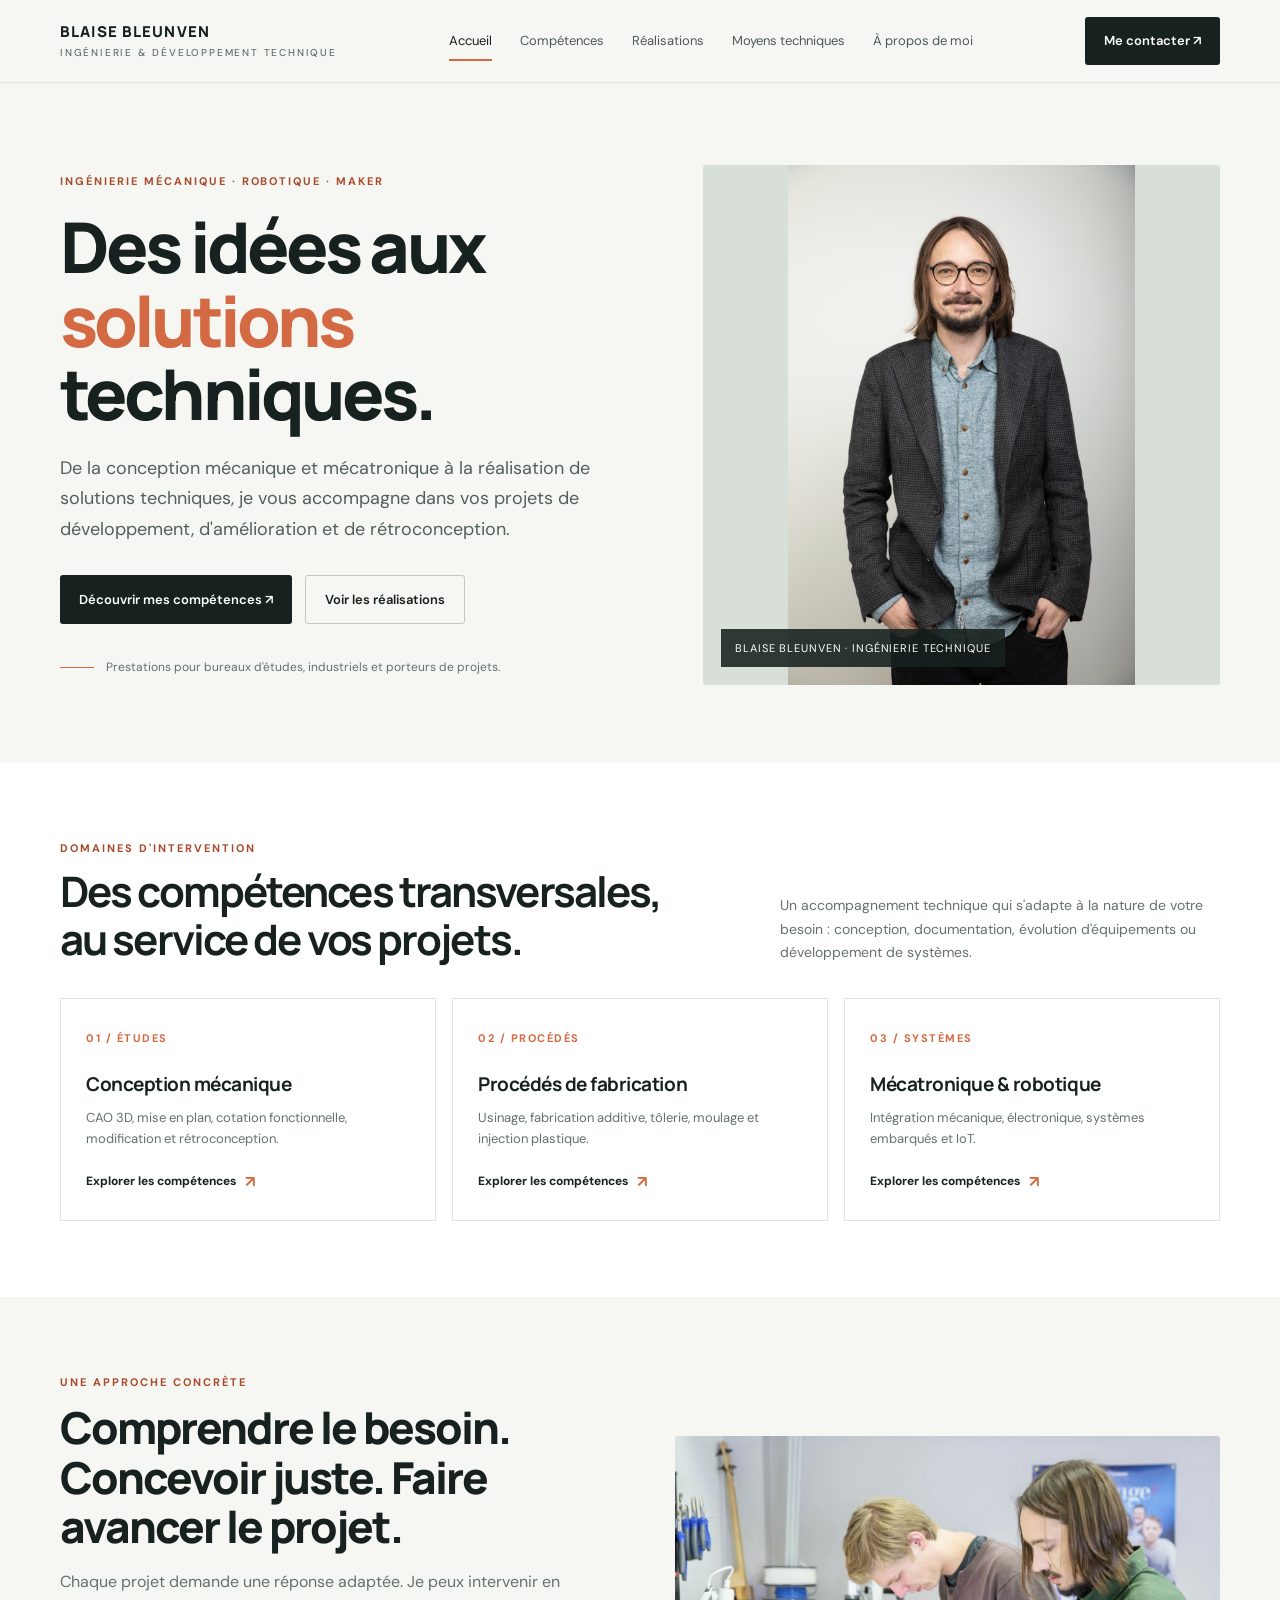
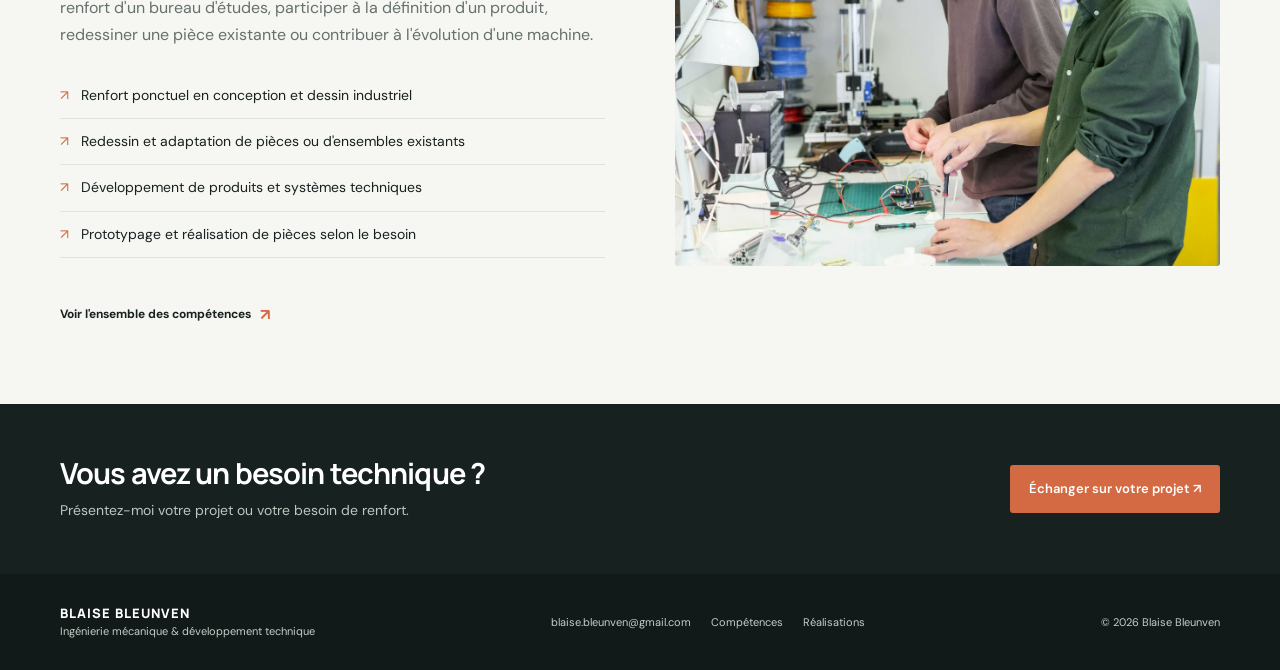
<file: index.html>
<!doctype html>
<html lang="fr">

<head>
    <meta charset="utf-8">
    <meta name="viewport" content="width=device-width,initial-scale=1">
    <meta name="description"
        content="Blaise Bleunven — ingénierie mécanique, conception, rétroconception, robotique et développement technique.">
    <title>Blaise Bleunven — Ingénierie mécanique & développement technique</title>
    <link rel="stylesheet" href="styles.css">
</head>

<body>
    <header class="site-header">
        <div class="wrap nav"><a class="brand" href="index.html">BLAISE BLEUNVEN<small>INGÉNIERIE & DÉVELOPPEMENT
                    TECHNIQUE</small></a><button class="menu-toggle" aria-label="Ouvrir le menu"
                aria-expanded="false">Menu</button>
            <nav class="nav-links"><a href="index.html">Accueil</a><a href="competences.html">Compétences</a><a
                    href="realisations.html">Réalisations</a><a href="moyens-techniques.html">Moyens techniques</a><a
                    href="a-propos.html">À propos de moi</a></nav><a class="nav-cta"
                href="mailto:blaise.bleunven@gmail.com">Me contacter ↗</a>
        </div>
    </header>
    <main>
        <section class="hero">
            <div class="wrap hero-grid">
                <div>
                    <div class="eyebrow">Ingénierie mécanique · Robotique · Maker</div>
                    <h1>Des idées aux <span>solutions</span> techniques.</h1>
                    <p class="hero-copy">De la conception mécanique et mécatronique à la réalisation de solutions
                        techniques, je vous accompagne dans vos projets de développement, d'amélioration et de
                        rétroconception.</p>
                    <div class="hero-actions"><a class="button" href="competences.html">Découvrir mes compétences
                            ↗</a><a class="button secondary" href="realisations.html">Voir les réalisations</a></div>
                    <div class="hero-note">Prestations pour bureaux d'études, industriels et porteurs de projets.</div>
                </div>
                <div class="hero-photo"><img src="assets/images/banniere-portrait1.jpg"
                        alt="Portrait de Blaise Bleunven">
                    <div class="photo-caption">Blaise Bleunven · Ingénierie technique</div>
                </div>
            </div>
        </section>
        <section class="section white">
            <div class="wrap">
                <div class="section-head">
                    <div>
                        <div class="eyebrow">Domaines d'intervention</div>
                        <h2>Des compétences transversales,<br>au service de vos projets.</h2>
                    </div>
                    <p>Un accompagnement technique qui s'adapte à la nature de votre besoin : conception, documentation,
                        évolution d'équipements ou développement de systèmes.</p>
                </div>
                <div class="cards"><a class="card" href="competences.html"><span class="card-number">01 / ÉTUDES</span>
                        <h3>Conception mécanique</h3>
                        <p>CAO 3D, mise en plan, cotation fonctionnelle, modification et rétroconception.</p><span
                            class="text-link">Explorer les compétences</span>
                    </a><a class="card" href="competences.html"><span class="card-number">02 / PROCÉDÉS</span>
                        <h3>Procédés de fabrication</h3>
                        <p>Usinage, fabrication additive, tôlerie, moulage et injection plastique.</p><span
                            class="text-link">Explorer les compétences</span>
                    </a><a class="card" href="competences.html"><span class="card-number">03 / SYSTÈMES</span>
                        <h3>Mécatronique & robotique</h3>
                        <p>Intégration mécanique, électronique, systèmes embarqués et IoT.</p><span
                            class="text-link">Explorer les compétences</span>
                    </a></div>
            </div>
        </section>
        <section class="section">
            <div class="wrap split">
                <div>
                    <div class="eyebrow">Une approche concrète</div>
                    <h2>Comprendre le besoin. Concevoir juste. Faire avancer le projet.</h2>
                    <p>Chaque projet demande une réponse adaptée. Je peux intervenir en renfort d'un bureau d'études,
                        participer à la définition d'un produit, redessiner une pièce existante ou contribuer à
                        l'évolution d'une machine.</p>
                    <ul class="feature-list">
                        <li>Renfort ponctuel en conception et dessin industriel</li>
                        <li>Redessin et adaptation de pièces ou d'ensembles existants</li>
                        <li>Développement de produits et systèmes techniques</li>
                        <li>Prototypage et réalisation de pièces selon le besoin</li>
                    </ul><a class="text-link" href="competences.html">Voir l'ensemble des compétences</a>
                </div>
                <div class="image-frame"><img src="assets/images/atelier-mecanique-electronique.png"
                        alt="Travail en atelier mécanique et électronique"></div>
            </div>
        </section>
        <section class="cta-band">
            <div class="wrap cta-inner">
                <div>
                    <h2>Vous avez un besoin technique ?</h2>
                    <p>Présentez-moi votre projet ou votre besoin de renfort.</p>
                </div><a class="button"
                    href="mailto:blaise.bleunven@gmail.com?subject=Prise%20de%20contact%20-%20projet%20technique">Échanger
                    sur votre projet ↗</a>
            </div>
        </section>
    </main>
    <footer class="site-footer">
        <div class="wrap footer-inner">
            <div>
                <div class="footer-brand">BLAISE BLEUNVEN</div>
                <div>Ingénierie mécanique & développement technique</div>
            </div>
            <div class="footer-links"><a href="mailto:blaise.bleunven@gmail.com">blaise.bleunven@gmail.com</a><a
                    href="competences.html">Compétences</a><a href="realisations.html">Réalisations</a></div>
            <div>© <span data-year></span> Blaise Bleunven</div>
        </div>
    </footer>
    <script src="site.js"></script>
</body>

</html>
</file>
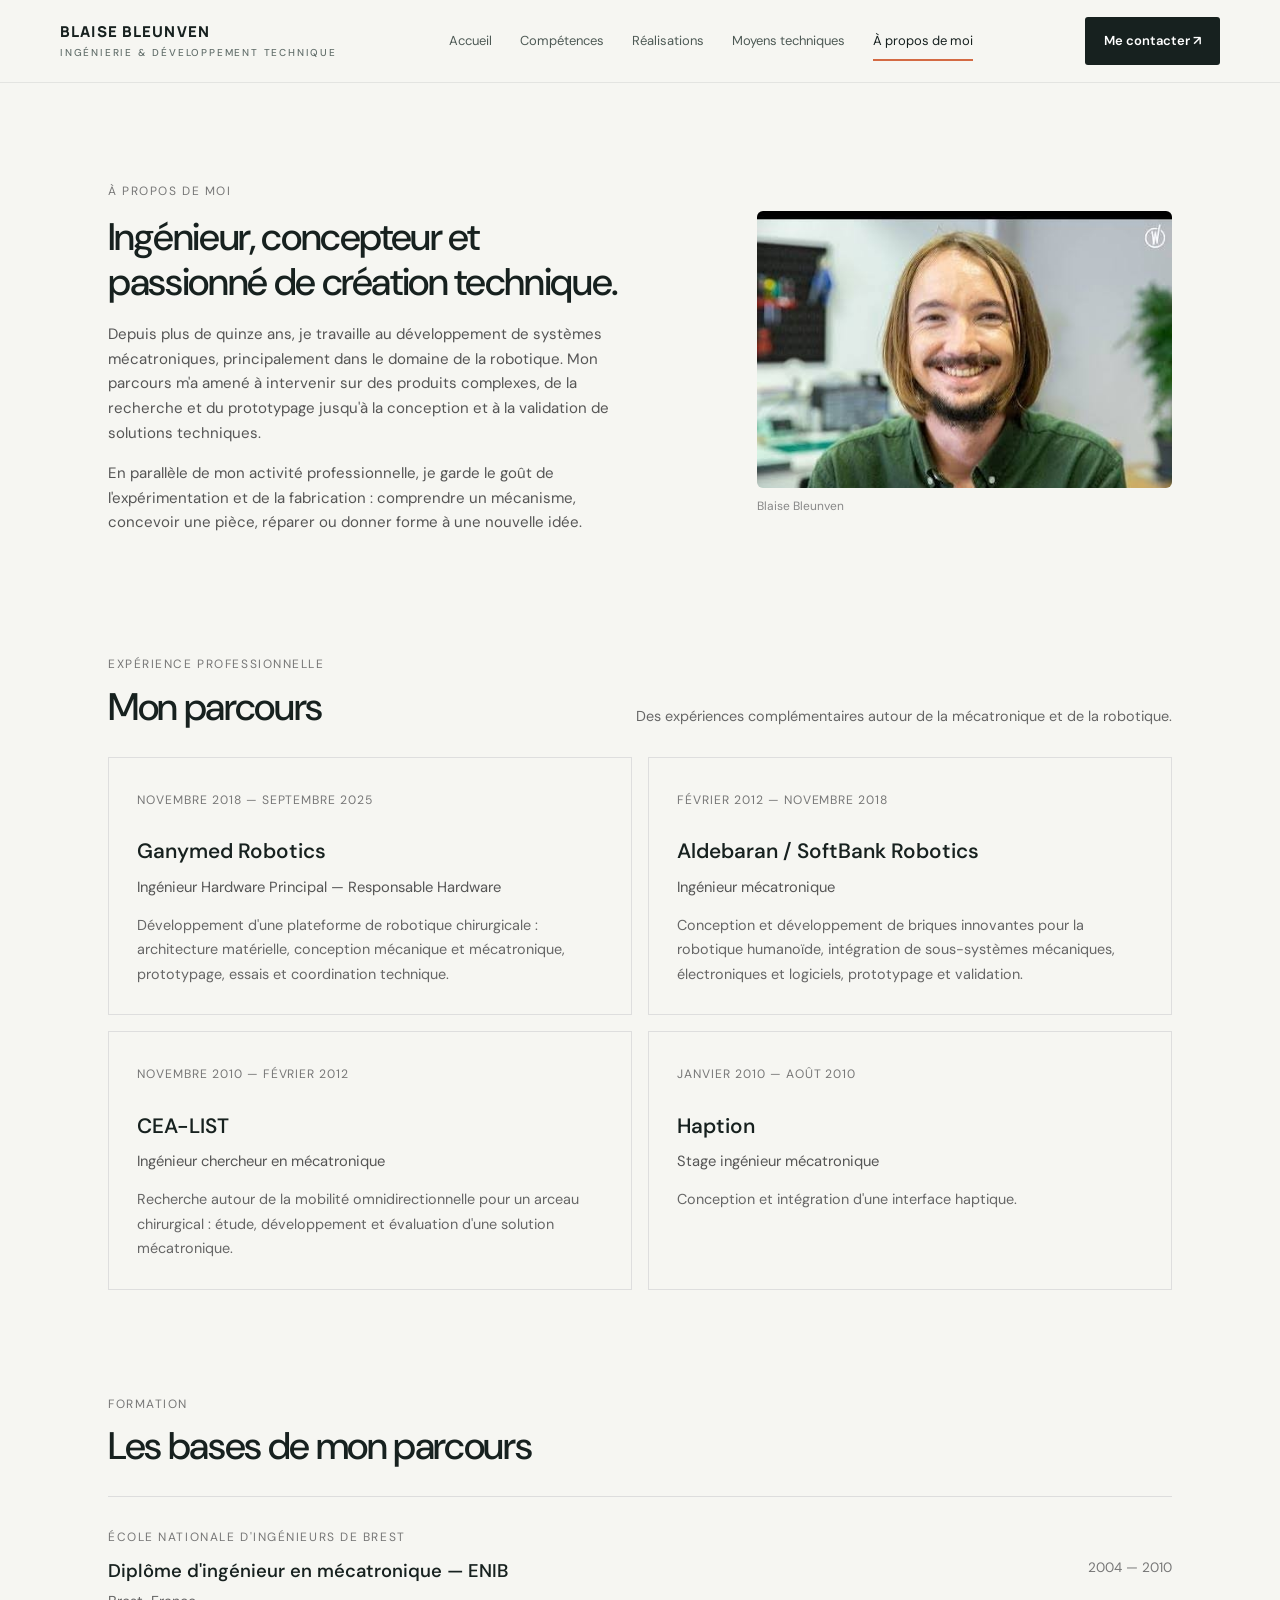
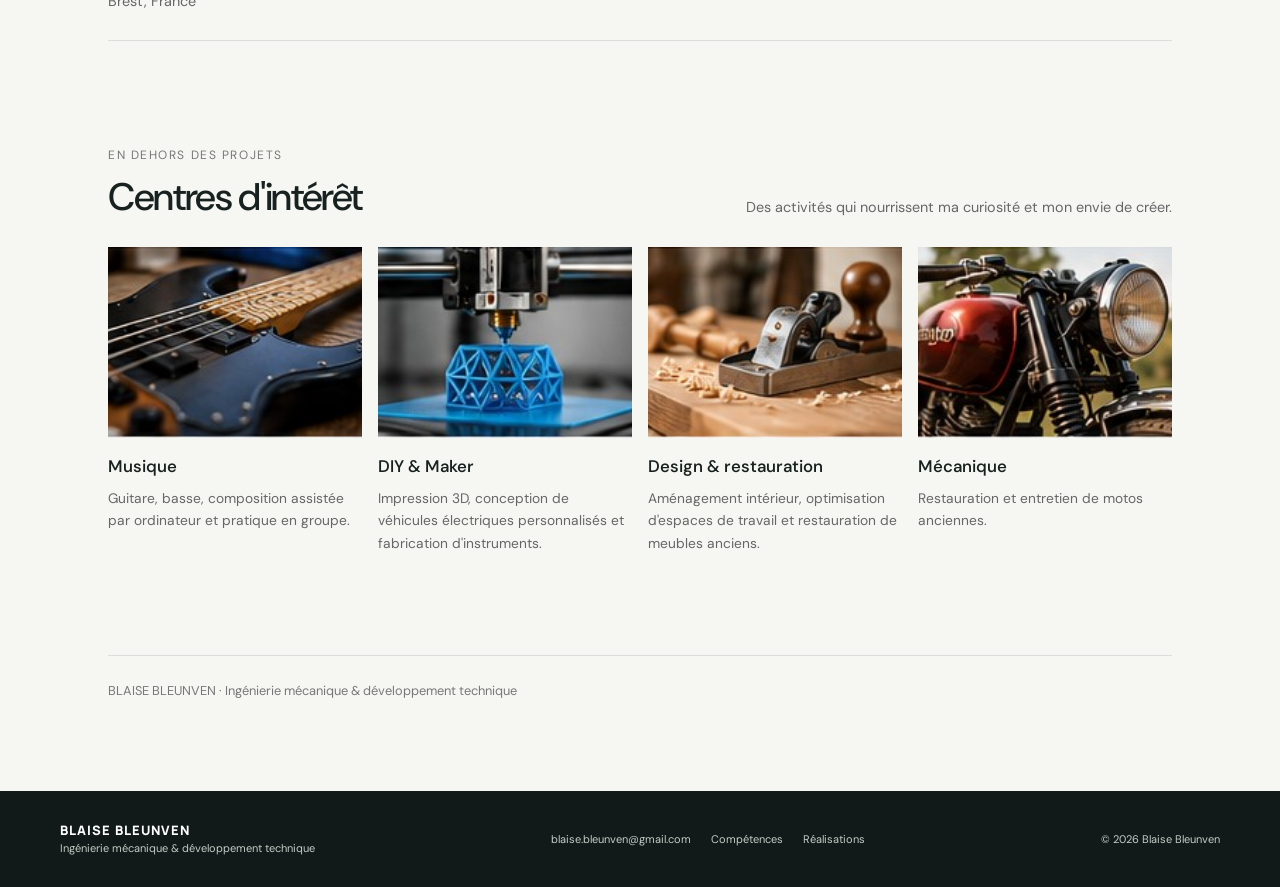
<file: a-propos.html>
<!DOCTYPE html>
<html lang="fr">
<head>
  <meta charset="UTF-8">
  <meta name="viewport" content="width=device-width, initial-scale=1.0">
  <meta name="description" content="Découvrez le parcours, l'expérience et les centres d'intérêt de Blaise Bleunven, ingénieur mécatronique indépendant.">
  <title>À propos de moi — Blaise Bleunven</title>
  <link rel="stylesheet" href="styles.css">
  <style>
    /* Styles propres à la page À propos */
    .about-page { max-width: 1120px; margin: 0 auto; padding: 64px 28px 90px; }
    .about-hero { display: grid; grid-template-columns: 1.15fr .85fr; gap: clamp(32px, 7vw, 88px); align-items: center; margin: 30px 0 100px; }
    .about-kicker, .section-kicker { font-size: .75rem; letter-spacing: .13em; text-transform: uppercase; color: #777; }
    .about-hero h1 {
    max-width: 520px;
    margin: 12px 0 18px;
    font-size: clamp(1.8rem, 3vw, 2.6rem);
    line-height: 1.15;
    font-weight: 500;
    letter-spacing: -.035em;
}

.about-intro {
    max-width: 540px;
    font-size: 0.94rem;
    line-height: 1.65;
    color: #555;
}
 .about-portrait { margin: 0; }
    .about-portrait img { 
    display: block;
    width: 100%;
    aspect-ratio: 3 / 2;
    object-fit: cover;
    object-position: center center;
    border-radius: 6px; }
    .about-portrait figcaption { margin-top: 9px; color: #888; font-size: .75rem; }
    .about-section { margin: 0 0 100px; }
    .about-section-heading { display: flex; justify-content: space-between; align-items: end; gap: 24px; margin-bottom: 28px; }
    .about-section h2 { margin: 8px 0 0; font-size: clamp(1.8rem, 3vw, 2.6rem); line-height: 1.15; font-weight: 500; letter-spacing: -.035em; }
    .career-grid { display: grid; grid-template-columns: repeat(2, minmax(0, 1fr)); gap: 16px; }
    .career-card { min-height: 235px; padding: 28px; border: 1px solid #dedede; display: flex; flex-direction: column; justify-content: space-between; }
    .career-date { color: #777; font-size: .76rem; letter-spacing: .08em; text-transform: uppercase; }
    .career-card h3 { margin: 22px 0 6px; font-size: 1.3rem; font-weight: 550; }
    .career-role { margin: 0 0 14px; color: #555; font-size: .92rem; }
    .career-description { margin: 0; color: #666; font-size: .9rem; line-height: 1.7; }
    .education-block { display: flex; justify-content: space-between; align-items: center; gap: 24px; padding: 26px 0; border-top: 1px solid #ddd; border-bottom: 1px solid #ddd; }
    .education-block h3 { margin: 6px 0 4px; font-size: 1.15rem; font-weight: 550; }
    .education-block p { margin: 0; color: #666; font-size: .9rem; }
    .education-year { color: #777; white-space: nowrap; font-size: .85rem; }
    .interest-grid { display: grid; grid-template-columns: repeat(4, minmax(0, 1fr)); gap: 16px; }
    .interest-card { min-width: 0; }
    .interest-image { width: 100%; aspect-ratio: 4 / 3; background: #efefec; overflow: hidden; }
    .interest-image img { display: block; width: 100%; height: 100%; object-fit: cover; }
    .interest-card h3 { margin: 15px 0 6px; font-size: 1.05rem; font-weight: 550; }
    .interest-card p { margin: 0; color: #666; font-size: .86rem; line-height: 1.65; }
    .about-bottom { padding-top: 24px; border-top: 1px solid #ddd; color: #777; font-size: .8rem; }
    @media (max-width: 760px) {
      .about-page { padding: 38px 20px 64px; }
      .about-hero { grid-template-columns: 1fr; gap: 28px; margin: 24px 0 70px; }
      .about-portrait { max-width: 430px; }
      .about-section { margin-bottom: 72px; }
      .career-grid { grid-template-columns: 1fr; }
      .interest-grid { grid-template-columns: repeat(2, minmax(0, 1fr)); gap: 26px 14px; }
      .about-section-heading { display: block; }
    }
    @media (max-width: 420px) { .education-block { align-items: flex-start; flex-direction: column; gap: 8px; } }
  </style>
</head>
<body>
  <!-- Reprends ici la navigation exacte des autres pages si elle diffère. -->
   <header class="site-header">
        <div class="wrap nav"><a class="brand" href="index.html">BLAISE BLEUNVEN<small>INGÉNIERIE & DÉVELOPPEMENT
                    TECHNIQUE</small></a><button class="menu-toggle" aria-label="Ouvrir le menu"
                aria-expanded="false">Menu</button>
            <nav class="nav-links"><a href="index.html">Accueil</a><a href="competences.html">Compétences</a><a
                    href="realisations.html">Réalisations</a><a href="moyens-techniques.html">Moyens techniques</a><a
                    href="a-propos.html">À propos de moi</a></nav><a class="nav-cta"
                href="mailto:blaise.bleunven@gmail.com">Me contacter ↗</a>
        </div>
    </header>

  <main class="about-page">
    <section class="about-hero">
      <div>
        <span class="about-kicker">À propos de moi</span>
        <h1>Ingénieur, concepteur et passionné de création technique.</h1>
        <p class="about-intro">Depuis plus de quinze ans, je travaille au développement de systèmes mécatroniques, principalement dans le domaine de la robotique. Mon parcours m'a amené à intervenir sur des produits complexes, de la recherche et du prototypage jusqu'à la conception et à la validation de solutions techniques.</p>
        <p class="about-intro">En parallèle de mon activité professionnelle, je garde le goût de l'expérimentation et de la fabrication : comprendre un mécanisme, concevoir une pièce, réparer ou donner forme à une nouvelle idée.</p>
      </div>
      <figure class="about-portrait">
        <img src="assets/images/portrait-blaise.jpg" alt="Portrait de Blaise Bleunven">
        <figcaption>Blaise Bleunven</figcaption>
      </figure>
    </section>

    <section class="about-section" aria-labelledby="career-title">
      <div class="about-section-heading">
        <div>
          <span class="section-kicker">Expérience professionnelle</span>
          <h2 id="career-title">Mon parcours</h2>
        </div>
        <p class="career-description">Des expériences complémentaires autour de la mécatronique et de la robotique.</p>
      </div>
      <div class="career-grid">
        <article class="career-card">
          <div>
            <span class="career-date">Novembre 2018 — Septembre 2025</span>
            <h3>Ganymed Robotics</h3>
            <p class="career-role">Ingénieur Hardware Principal — Responsable Hardware</p>
            <p class="career-description">Développement d'une plateforme de robotique chirurgicale : architecture matérielle, conception mécanique et mécatronique, prototypage, essais et coordination technique.</p>
          </div>
        </article>
        <article class="career-card">
          <div>
            <span class="career-date">Février 2012 — Novembre 2018</span>
            <h3>Aldebaran / SoftBank Robotics</h3>
            <p class="career-role">Ingénieur mécatronique</p>
            <p class="career-description">Conception et développement de briques innovantes pour la robotique humanoïde, intégration de sous-systèmes mécaniques, électroniques et logiciels, prototypage et validation.</p>
          </div>
        </article>
        <article class="career-card">
          <div>
            <span class="career-date">Novembre 2010 — Février 2012</span>
            <h3>CEA-LIST</h3>
            <p class="career-role">Ingénieur chercheur en mécatronique</p>
            <p class="career-description">Recherche autour de la mobilité omnidirectionnelle pour un arceau chirurgical : étude, développement et évaluation d'une solution mécatronique.</p>
          </div>
        </article>
        <article class="career-card">
          <div>
            <span class="career-date">Janvier 2010 — Août 2010</span>
            <h3>Haption</h3>
            <p class="career-role">Stage ingénieur mécatronique</p>
            <p class="career-description">Conception et intégration d'une interface haptique.</p>
          </div>
        </article>
      </div>
    </section>

    <section class="about-section" aria-labelledby="education-title">
      <div class="about-section-heading">
        <div>
          <span class="section-kicker">Formation</span>
          <h2 id="education-title">Les bases de mon parcours</h2>
        </div>
      </div>
      <div class="education-block">
        <div>
          <span class="section-kicker">École nationale d'ingénieurs de Brest</span>
          <h3>Diplôme d'ingénieur en mécatronique — ENIB</h3>
          <p>Brest, France</p>
        </div>
        <span class="education-year">2004 — 2010</span>
      </div>
    </section>

    <section class="about-section" aria-labelledby="interests-title">
      <div class="about-section-heading">
        <div>
          <span class="section-kicker">En dehors des projets</span>
          <h2 id="interests-title">Centres d'intérêt</h2>
        </div>
        <p class="career-description">Des activités qui nourrissent ma curiosité et mon envie de créer.</p>
      </div>
      <div class="interest-grid">
        <article class="interest-card">
          <div class="interest-image"><img src="assets/images/interet-musique.jpg" alt="Musique et instruments" loading="lazy"></div>
          <h3>Musique</h3>
          <p>Guitare, basse, composition assistée par ordinateur et pratique en groupe.</p>
        </article>
        <article class="interest-card">
          <div class="interest-image"><img src="assets/images/interet-maker.jpg" alt="Impression 3D et projets maker" loading="lazy"></div>
          <h3>DIY & Maker</h3>
          <p>Impression 3D, conception de véhicules électriques personnalisés et fabrication d'instruments.</p>
        </article>
        <article class="interest-card">
          <div class="interest-image"><img src="assets/images/interet-restauration.jpg" alt="Restauration et travail du bois" loading="lazy"></div>
          <h3>Design & restauration</h3>
          <p>Aménagement intérieur, optimisation d'espaces de travail et restauration de meubles anciens.</p>
        </article>
        <article class="interest-card">
          <div class="interest-image"><img src="assets/images/interet-mecanique.jpg" alt="Mécanique et restauration de motos" loading="lazy"></div>
          <h3>Mécanique</h3>
          <p>Restauration et entretien de motos anciennes.</p>
        </article>
      </div>
    </section>

    <div class="about-bottom">BLAISE BLEUNVEN · Ingénierie mécanique & développement technique</div>
  </main>

   <footer class="site-footer">
        <div class="wrap footer-inner">
            <div>
                <div class="footer-brand">BLAISE BLEUNVEN</div>
                <div>Ingénierie mécanique & développement technique</div>
            </div>
            <div class="footer-links"><a href="mailto:blaise.bleunven@gmail.com">blaise.bleunven@gmail.com</a><a
                    href="competences.html">Compétences</a><a href="realisations.html">Réalisations</a></div>
            <div>© <span data-year></span> Blaise Bleunven</div>
        </div>
    </footer>
    <script src="site.js"></script>
</body>
</html>
</file>
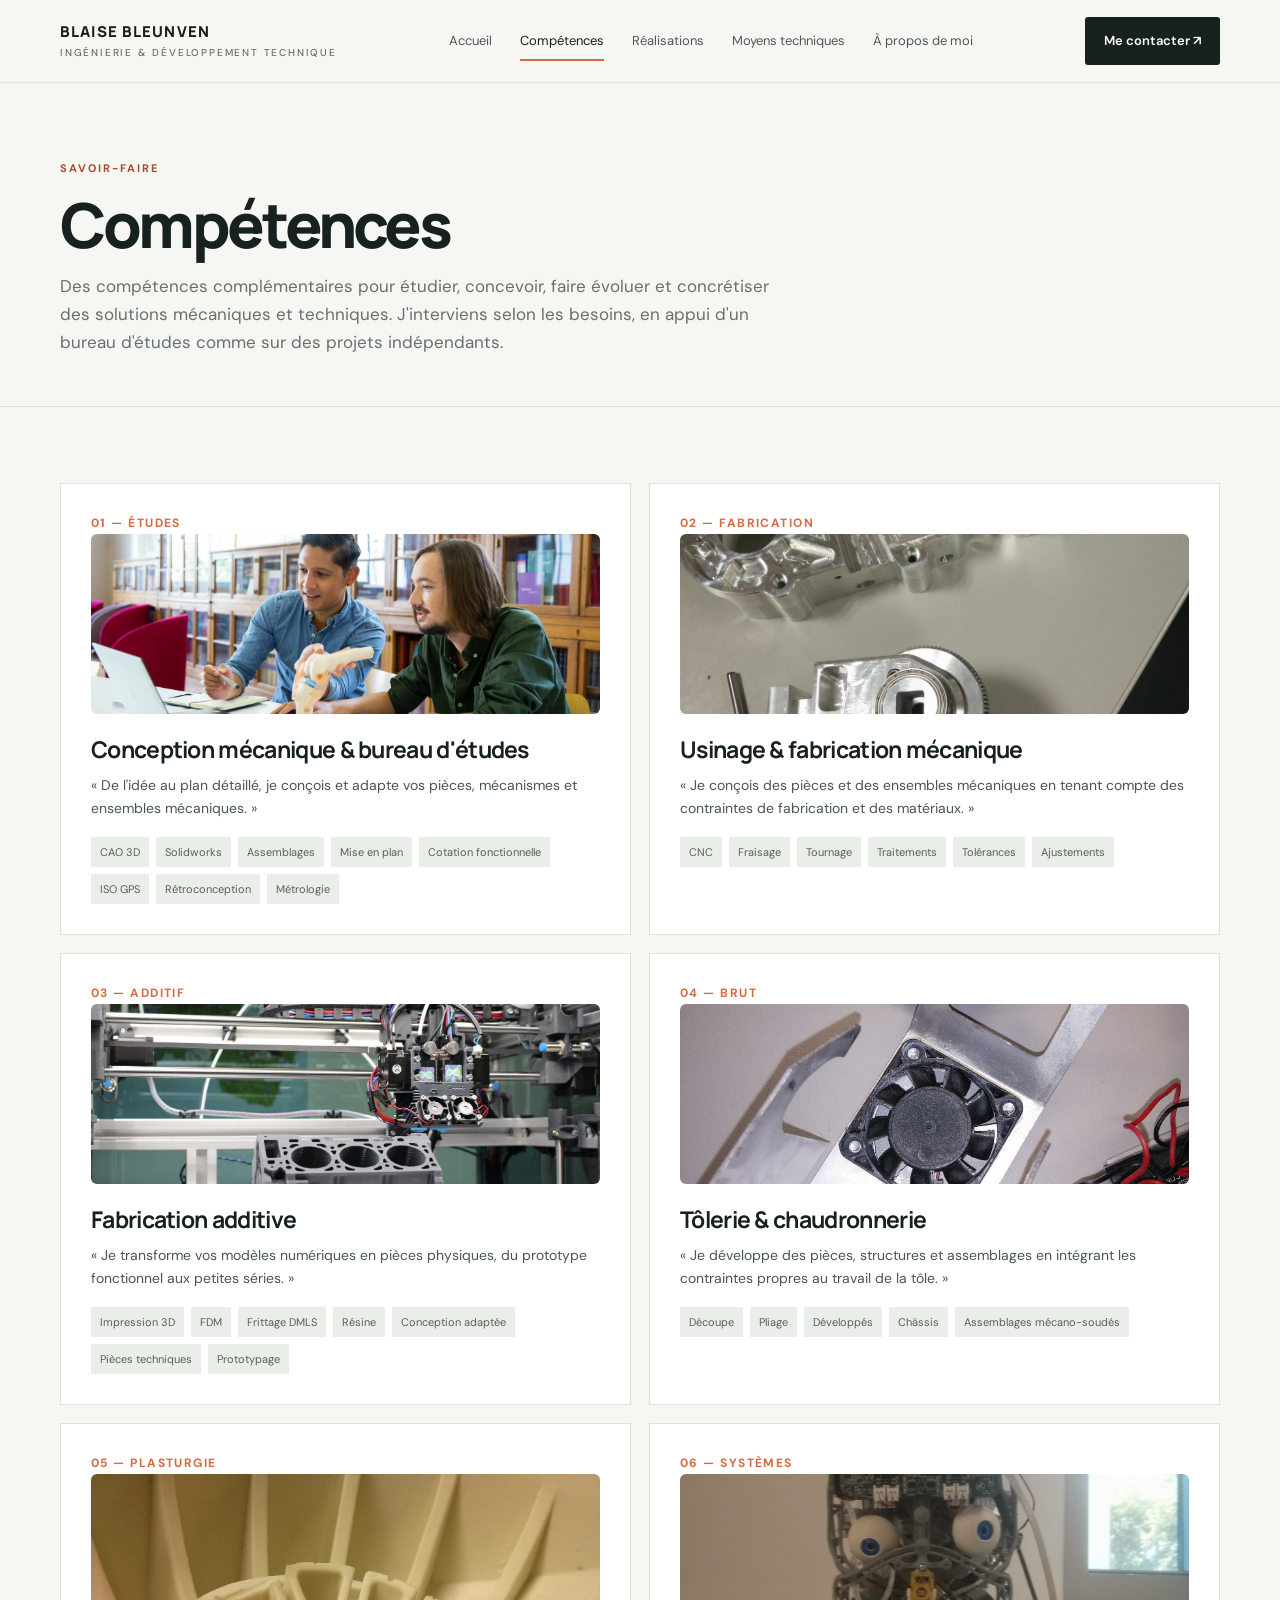
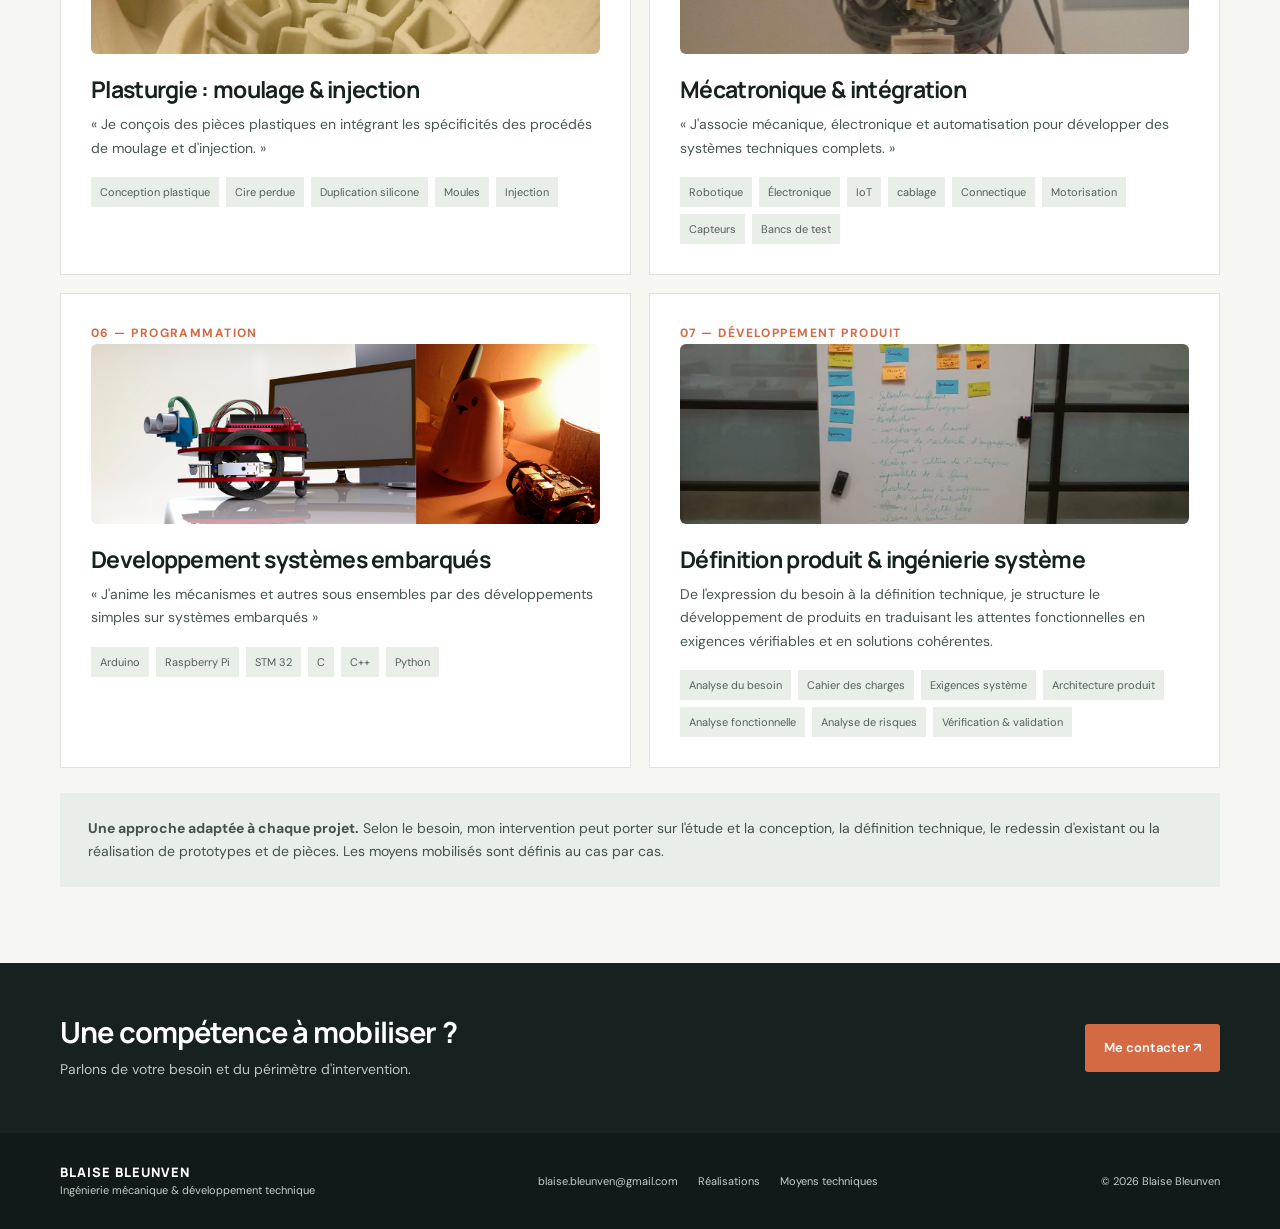
<file: competences.html>
<!doctype html>
<html lang="fr">

<head>
    <meta charset="utf-8">
    <meta name="viewport" content="width=device-width,initial-scale=1">
    <meta name="description"
        content="Compétences de Blaise Bleunven : conception mécanique, usinage, fabrication additive, tôlerie, plasturgie, mécatronique et robotique.">
    <title>Compétences — Blaise Bleunven</title>
    <link rel="stylesheet" href="styles.css">
</head>

<body>
    <header class="site-header">
        <div class="wrap nav"><a class="brand" href="index.html">BLAISE BLEUNVEN<small>INGÉNIERIE & DÉVELOPPEMENT
                    TECHNIQUE</small></a><button class="menu-toggle" aria-label="Ouvrir le menu"
                aria-expanded="false">Menu</button>
            <nav class="nav-links"><a href="index.html">Accueil</a><a href="competences.html">Compétences</a><a
                    href="realisations.html">Réalisations</a><a href="moyens-techniques.html">Moyens techniques</a><a
                    href="a-propos.html">À propos de moi</a></nav><a class="nav-cta"
                href="mailto:blaise.bleunven@gmail.com">Me contacter ↗</a>
        </div>
    </header>
    <main>
        <section class="page-intro">
            <div class="wrap">
                <div class="eyebrow">Savoir-faire</div>
                <h1>Compétences</h1>
                <p>Des compétences complémentaires pour étudier, concevoir, faire évoluer et concrétiser des solutions
                    mécaniques et techniques. J'interviens selon les besoins, en appui d'un bureau d'études comme sur
                    des projets indépendants.</p>
            </div>
        </section>
        <section class="section">
            <div class="wrap">
                <div class="skill-grid">
                    <article class="skill">
                        <div class="skill-top"><span class="skill-no">01 — ÉTUDES</span></div><img class="skill-image"
                                    src="assets/images/BE.png" alt="BE">
                        <h2>Conception mécanique & bureau d'études</h2>
                        <p class="lead">« De l'idée au plan détaillé, je conçois et adapte vos pièces, mécanismes et
                            ensembles mécaniques. »</p>
                        <div class="tags"><span class="tag">CAO 3D</span><span class="tag">Solidworks</span><span class="tag">Assemblages</span><span
                                class="tag">Mise en plan</span><span class="tag">Cotation fonctionnelle</span><span
                                class="tag">ISO GPS</span><span class="tag">Rétroconception</span><span
                                class="tag">Métrologie</span></div>
                    </article>
                    <article class="skill">
                        <div class="skill-top"><span class="skill-no">02 — FABRICATION</span></div><img class="skill-image"
                                    src="assets/images/usinage.jpeg" alt="usinage">
                        <h2>Usinage & fabrication mécanique</h2>
                        <p class="lead">« Je conçois des pièces et des ensembles mécaniques en tenant compte des
                            contraintes de fabrication et des matériaux. »</p>
                        <div class="tags"><span class="tag">CNC</span>
                            <div class="tags"><span class="tag">Fraisage</span><span class="tag">Tournage</span><span
                                    class="tag">Traitements</span><span class="tag">Tolérances</span><span
                                    class="tag">Ajustements</span></div>
                    </article>
                    <article class="skill">
                        <div class="skill-top"><span class="skill-no">03 — ADDITIF</span></div><img class="skill-image"
                                    src="assets/images/impression-3d-comp.jpg.png" alt="impression3D comp">
                        <h2>Fabrication additive</h2>
                        <p class="lead">« Je transforme vos modèles numériques en pièces physiques, du prototype
                            fonctionnel aux petites séries. »</p>
                        <div class="tags"><span class="tag">Impression 3D</span><span class="tag">FDM</span><span
                                class="tag">Frittage DMLS</span><span class="tag">Résine</span><span
                                class="tag">Conception adaptée</span><span class="tag">Pièces techniques</span><span
                                class="tag">Prototypage</span></div>
                    </article>
                    <article class="skill">
                        <div class="skill-top"><span class="skill-no">04 — BRUT</span></div><img class="skill-image"
                                    src="assets/images/Tolerie.jpg" alt="tolerie">
                        <h2>Tôlerie & chaudronnerie</h2>
                        <p class="lead">« Je développe des pièces, structures et assemblages en intégrant les
                            contraintes propres au travail de la tôle. »</p>
                        <div class="tags"><span class="tag">Découpe</span><span class="tag">Pliage</span><span
                                class="tag">Développés</span><span class="tag">Châssis</span><span
                                class="tag">Assemblages mécano-soudés</span></div>
                    </article>
                    <article class="skill">
                        <div class="skill-top"><span class="skill-no">05 — PLASTURGIE</span></div><img class="skill-image"
                                    src="assets/images/plastique.jpg" alt="plastique">
                        <h2>Plasturgie : moulage & injection</h2>
                        <p class="lead">« Je conçois des pièces plastiques en intégrant les spécificités des procédés de
                            moulage et d'injection. »</p>
                        <div class="tags"><span class="tag">Conception plastique</span><span class="tag">Cire
                                perdue</span><span class="tag">Duplication silicone</span><span
                                class="tag">Moules</span><span class="tag">Injection</span></div>
                    </article>
                    <article class="skill">
                        <div class="skill-top"><span class="skill-no">06 — SYSTÈMES</span></div><img class="skill-image"
                                    src="assets/images/Mécatro.jpg" alt="mecatro">
                        <h2>Mécatronique & intégration</h2>
                        <p class="lead">« J'associe mécanique, électronique et automatisation pour développer des
                            systèmes techniques complets. »</p>
                        <div class="tags"><span class="tag">Robotique</span><span class="tag">Électronique</span><span class="tag">IoT</span><span
                                class="tag">cablage</span><span class="tag">Connectique</span><span
                                class="tag">Motorisation</span><span class="tag">Capteurs</span><span class="tag">Bancs de test</span></div>
                    </article>
                    <article class="skill">
                        <div class="skill-top">
                            <span class="skill-no">06 — PROGRAMMATION</span></div><img class="skill-image"
                                    src="assets/images/prog.png" alt="mecatro">
                        <h2>Developpement systèmes embarqués</h2>
                        <p class="lead">« J'anime les mécanismes et autres sous ensembles par des développements simples sur systèmes embarqués »</p>
                        <div class="tags"><span class="tag">Arduino</span><span class="tag">Raspberry Pi</span><span
                                class="tag">STM 32</span><span class="tag">C</span><span
                                class="tag">C++</span><span class="tag">Python</span></div>
                    </article>
                    <article class="skill">
    <div class="skill-top">
        <span class="skill-no">07 — DÉVELOPPEMENT PRODUIT</span>
    </div>
    <img class="skill-image"  src="assets/images/archi.jpg" alt="architecture">

    <h2>Définition produit & ingénierie système</h2>

    <p class="lead">
        De l'expression du besoin à la définition technique, je structure
        le développement de produits en traduisant les attentes fonctionnelles
        en exigences vérifiables et en solutions cohérentes.
    </p>

    <div class="tags">
        <span class="tag">Analyse du besoin</span>
        <span class="tag">Cahier des charges</span>
        <span class="tag">Exigences système</span>
        <span class="tag">Architecture produit</span>
        <span class="tag">Analyse fonctionnelle</span>
        <span class="tag">Analyse de risques</span>
        <span class="tag">Vérification & validation</span>
    </article>
                </div>
                <div class="note"><strong>Une approche adaptée à chaque projet.</strong> Selon le besoin, mon
                    intervention peut porter sur l'étude et la conception, la définition technique, le redessin
                    d'existant ou la réalisation de prototypes et de pièces. Les moyens mobilisés sont définis au cas
                    par cas.</div>
            </div>
        </section>
        <section class="cta-band">
            <div class="wrap cta-inner">
                <div>
                    <h2>Une compétence à mobiliser ?</h2>
                    <p>Parlons de votre besoin et du périmètre d'intervention.</p>
                </div><a class="button" href="mailto:blaise.bleunven@gmail.com?subject=Demande%20de%20prestation">Me
                    contacter ↗</a>
            </div>
        </section>
    </main>
    <footer class="site-footer">
        <div class="wrap footer-inner">
            <div>
                <div class="footer-brand">BLAISE BLEUNVEN</div>
                <div>Ingénierie mécanique & développement technique</div>
            </div>
            <div class="footer-links"><a href="mailto:blaise.bleunven@gmail.com">blaise.bleunven@gmail.com</a><a
                    href="realisations.html">Réalisations</a><a href="moyens-techniques.html">Moyens techniques</a>
            </div>
            <div>© <span data-year></span> Blaise Bleunven</div>
        </div>
    </footer>
    <script src="site.js"></script>
</body>

</html>
</file>
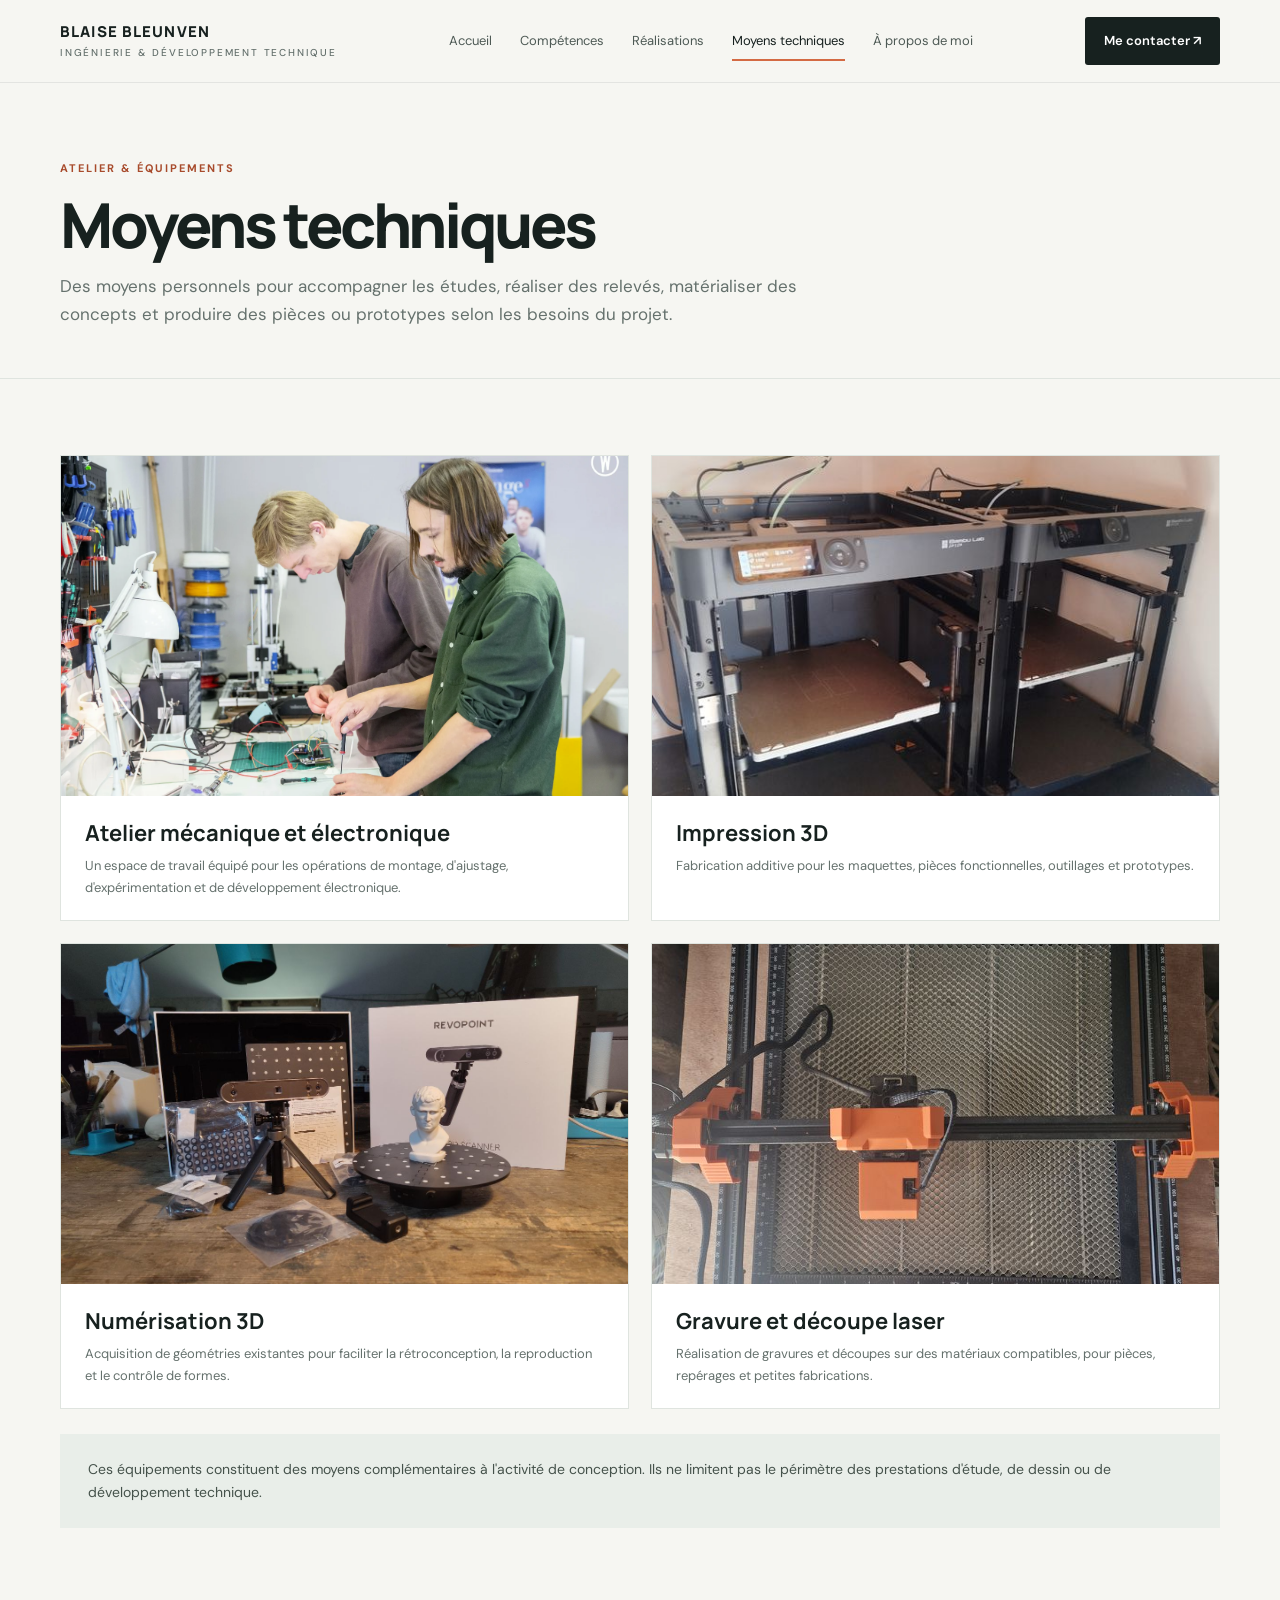
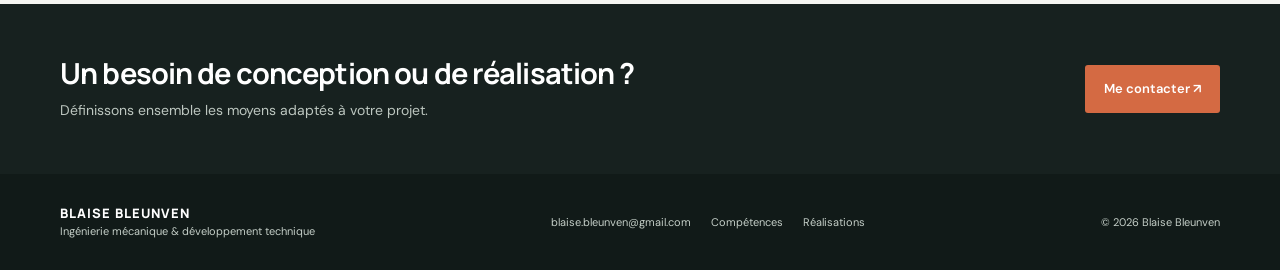
<file: moyens-techniques.html>
<!doctype html>
<html lang="fr">

<head>
    <meta charset="utf-8">
    <meta name="viewport" content="width=device-width,initial-scale=1">
    <meta name="description"
        content="Moyens techniques personnels de Blaise Bleunven : atelier, impression 3D, numérisation 3D et gravure laser.">
    <title>Moyens techniques — Blaise Bleunven</title>
    <link rel="stylesheet" href="styles.css">
</head>

<body>
   <header class="site-header">
        <div class="wrap nav"><a class="brand" href="index.html">BLAISE BLEUNVEN<small>INGÉNIERIE & DÉVELOPPEMENT
                    TECHNIQUE</small></a><button class="menu-toggle" aria-label="Ouvrir le menu"
                aria-expanded="false">Menu</button>
            <nav class="nav-links"><a href="index.html">Accueil</a><a href="competences.html">Compétences</a><a
                    href="realisations.html">Réalisations</a><a href="moyens-techniques.html">Moyens techniques</a><a
                    href="a-propos.html">À propos de moi</a></nav><a class="nav-cta"
                href="mailto:blaise.bleunven@gmail.com">Me contacter ↗</a>
        </div>
    </header>
    <main>
        <section class="page-intro">
            <div class="wrap">
                <div class="eyebrow">Atelier & équipements</div>
                <h1>Moyens techniques</h1>
                <p>Des moyens personnels pour accompagner les études, réaliser des relevés, matérialiser des concepts et
                    produire des pièces ou prototypes selon les besoins du projet.</p>
            </div>
        </section>
        <section class="section">
            <div class="wrap">
                <div class="equipment-grid">
                    <article class="equipment">
                        <div class="equipment-image"><img src="assets/images/atelier-mecanique-electronique.png"
                                alt="Atelier mécanique et électronique" loading="lazy"></div>
                        <div class="equipment-body">
                            <h2>Atelier mécanique et électronique</h2>
                            <p>Un espace de travail équipé pour les opérations de montage, d'ajustage, d'expérimentation
                                et de développement électronique.</p>
                        </div>
                    </article>
                    <article class="equipment">
                        <div class="equipment-image"><img src="assets/images/impression-3d.jpg"
                                alt="Imprimantes 3D Bambu Lab P1S" loading="lazy"></div>
                        <div class="equipment-body">
                            <h2>Impression 3D</h2>
                            <p>Fabrication additive pour les maquettes, pièces fonctionnelles, outillages et prototypes.
                            </p>
                        </div>
                    </article>
                    <article class="equipment">
                        <div class="equipment-image"><img src="assets/images/numerisation-3d.png"
                                alt="Scanner 3D Revopoint et plateau de numérisation" loading="lazy"></div>
                        <div class="equipment-body">
                            <h2>Numérisation 3D</h2>
                            <p>Acquisition de géométries existantes pour faciliter la rétroconception, la reproduction
                                et le contrôle de formes.</p>
                        </div>
                    </article>
                    <article class="equipment">
                        <div class="equipment-image"><img src="assets/images/gravure-decoupe-laser.jpg"
                                alt="Machine de gravure et découpe laser ACMER" loading="lazy"></div>
                        <div class="equipment-body">
                            <h2>Gravure et découpe laser</h2>
                            <p>Réalisation de gravures et découpes sur des matériaux compatibles, pour pièces, repérages
                                et petites fabrications.</p>
                        </div>
                    </article>
                </div>
                <div class="note">Ces équipements constituent des moyens complémentaires à l'activité de conception. Ils
                    ne limitent pas le périmètre des prestations d'étude, de dessin ou de développement technique.</div>
            </div>
        </section>
        <section class="cta-band">
            <div class="wrap cta-inner">
                <div>
                    <h2>Un besoin de conception ou de réalisation ?</h2>
                    <p>Définissons ensemble les moyens adaptés à votre projet.</p>
                </div><a class="button" href="mailto:blaise.bleunven@gmail.com">Me contacter ↗</a>
            </div>
        </section>
    </main>
    <footer class="site-footer">
        <div class="wrap footer-inner">
            <div>
                <div class="footer-brand">BLAISE BLEUNVEN</div>
                <div>Ingénierie mécanique & développement technique</div>
            </div>
            <div class="footer-links"><a href="mailto:blaise.bleunven@gmail.com">blaise.bleunven@gmail.com</a><a
                    href="competences.html">Compétences</a><a href="realisations.html">Réalisations</a></div>
            <div>© <span data-year></span> Blaise Bleunven</div>
        </div>
    </footer>
    <script src="site.js"></script>
</body>

</html>
</file>
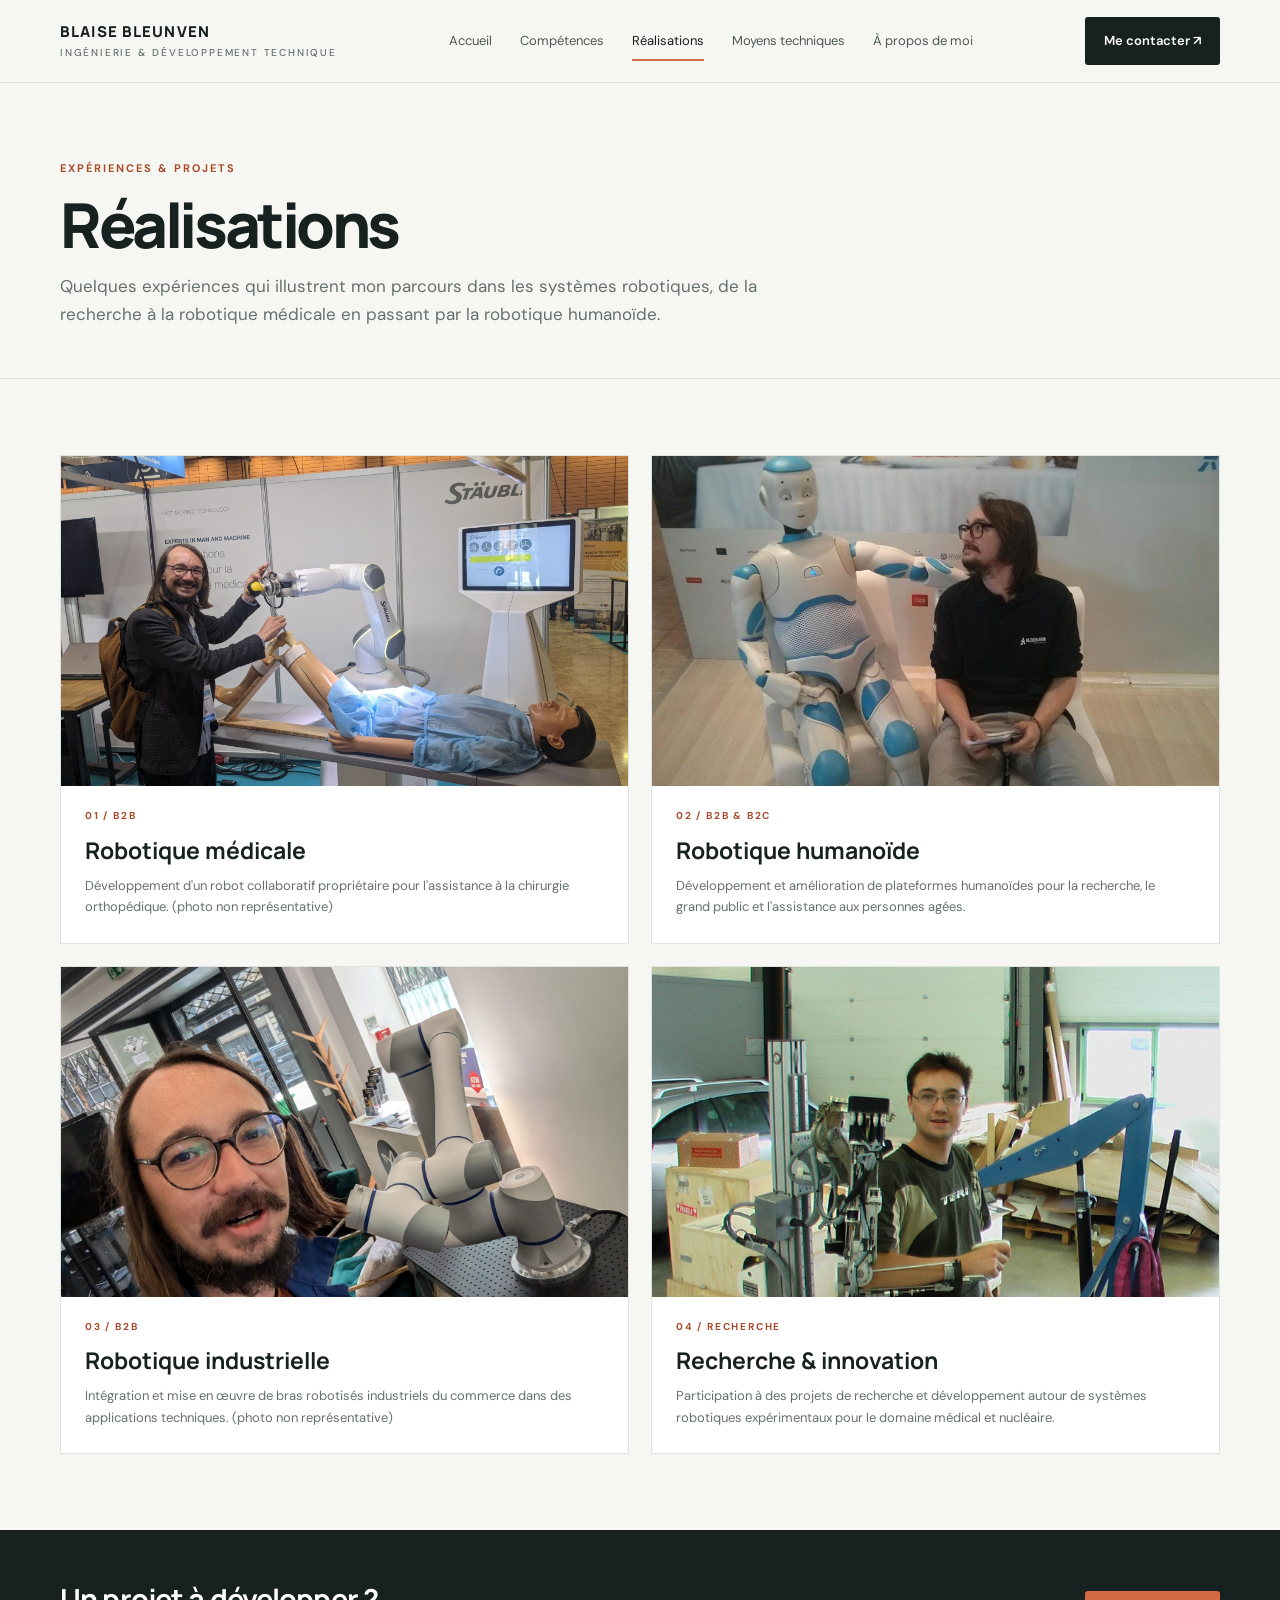
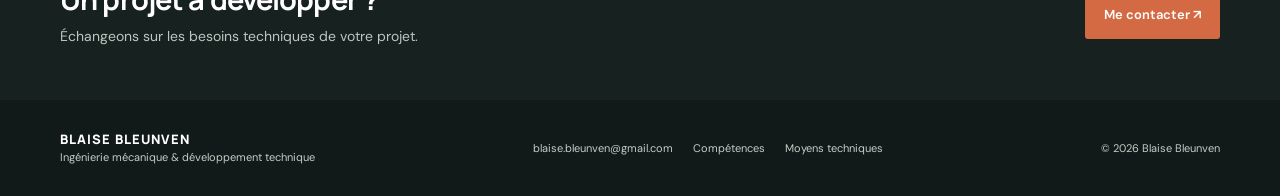
<file: realisations.html>
<!doctype html>
<html lang="fr">

<head>
    <meta charset="utf-8">
    <meta name="viewport" content="width=device-width,initial-scale=1">
    <meta name="description"
        content="Réalisations de Blaise Bleunven en robotique médicale, humanoïde, industrielle, recherche et téléopération.">
    <title>Réalisations — Blaise Bleunven</title>
    <link rel="stylesheet" href="styles.css">
</head>

<body>
    <header class="site-header">
        <div class="wrap nav"><a class="brand" href="index.html">BLAISE BLEUNVEN<small>INGÉNIERIE & DÉVELOPPEMENT
                    TECHNIQUE</small></a><button class="menu-toggle" aria-label="Ouvrir le menu"
                aria-expanded="false">Menu</button>
            <nav class="nav-links"><a href="index.html">Accueil</a><a href="competences.html">Compétences</a><a
                    href="realisations.html">Réalisations</a><a href="moyens-techniques.html">Moyens techniques</a><a
                    href="a-propos.html">À propos de moi</a></nav><a class="nav-cta"
                href="mailto:blaise.bleunven@gmail.com">Me contacter ↗</a>
        </div>
    </header>
    <main>
        <section class="page-intro">
            <div class="wrap">
                <div class="eyebrow">Expériences & projets</div>
                <h1>Réalisations</h1>
                <p>Quelques expériences qui illustrent mon parcours dans les systèmes robotiques, de la recherche à la
                    robotique médicale en passant par la robotique humanoïde.</p>
            </div>
        </section>
        <section class="section">
            <div class="wrap">
                <div class="project-grid">
                    <article class="project">
                        <div class="project-image"><img src="assets/images/robotique-medicale.jpg"
                                alt="Démonstration d'un bras robotisé en environnement médical" loading="lazy"></div>
                        <div class="project-body">
                            <div class="eyebrow">01 / B2B</div>
                            <h2>Robotique médicale</h2>
                            <p>Développement d'un robot collaboratif propriétaire pour l'assistance à la chirurgie
                                orthopédique. (photo non représentative)</p>
                        </div>
                    </article>
                    <article class="project">
                        <div class="project-image"><img src="assets/images/robotique-humanoide.jpg"
                                alt="Échange autour d'un robot humanoïde" loading="lazy"></div>
                        <div class="project-body">
                            <div class="eyebrow">02 / B2B & B2C</div>
                            <h2>Robotique humanoïde</h2>
                            <p>Développement et amélioration de plateformes humanoïdes pour la recherche, le grand
                                public et l'assistance aux personnes agées.</p>
                        </div>
                    </article>
                    <article class="project">
                        <div class="project-image"><img src="assets/images/robotique-industrielle.jpg"
                                alt="Bras robotisé industriel collaboratif" loading="lazy"></div>
                        <div class="project-body">
                            <div class="eyebrow">03 / B2B</div>
                            <h2>Robotique industrielle</h2>
                            <p>Intégration et mise en œuvre de bras robotisés industriels du commerce dans des
                                applications techniques. (photo non représentative)</p>
                        </div>
                    </article>
                    <article class="project">
                        <div class="project-image"><img src="assets/images/recherche-teleoperation.jpg"
                                alt="Prototype mécanique développé en atelier" loading="lazy"></div>
                        <div class="project-body">
                            <div class="eyebrow">04 / Recherche</div>
                            <h2>Recherche & innovation</h2>
                            <p>Participation à des projets de recherche et développement autour de systèmes robotiques
                                expérimentaux pour le domaine médical et nucléaire.</p>
                        </div>
                    </article>
                    <!--</div><p class="muted" style="font-size:12px;margin-top:22px">Les descriptions pourront être précisées avec ton rôle exact, le contexte de chaque projet et les compétences mobilisées.</p></div>-->
        </section>
        <section class="cta-band">
            <div class="wrap cta-inner">
                <div>
                    <h2>Un projet à développer ?</h2>
                    <p>Échangeons sur les besoins techniques de votre projet.</p>
                </div><a class="button" href="mailto:blaise.bleunven@gmail.com">Me contacter ↗</a>
            </div>
        </section>
    </main>
    <footer class="site-footer">
        <div class="wrap footer-inner">
            <div>
                <div class="footer-brand">BLAISE BLEUNVEN</div>
                <div>Ingénierie mécanique & développement technique</div>
            </div>
            <div class="footer-links"><a href="mailto:blaise.bleunven@gmail.com">blaise.bleunven@gmail.com</a><a
                    href="competences.html">Compétences</a><a href="moyens-techniques.html">Moyens techniques</a></div>
            <div>© <span data-year></span> Blaise Bleunven</div>
        </div>
    </footer>
    <script src="site.js"></script>
</body>

</html>
</file>
<file: styles.css>
@import url('https://fonts.googleapis.com/css2?family=DM+Sans:wght@400;500;600;700&family=Manrope:wght@400;500;600;700;800&display=swap');

:root {
    --ink: #17211f;
    --muted: #65716d;
    --paper: #f6f6f2;
    --white: #fff;
    --line: #dfe4df;
    --accent: #d46a43;
    --accent-dark: #a84b2c;
    --soft: #e9eee9;
    --max: 1160px
}

* {
    box-sizing: border-box
}

html {
    scroll-behavior: smooth
}

body {
    margin: 0;
    background: var(--paper);
    color: var(--ink);
    font-family: 'DM Sans', sans-serif;
    line-height: 1.65
}

a {
    color: inherit;
    text-decoration: none
}

img {
    display: block;
    width: 100%;
    height: 100%;
    object-fit: cover
}

button,
a {
    -webkit-tap-highlight-color: transparent
}

.wrap {
    width: min(var(--max), calc(100% - 48px));
    margin: auto
}

.site-header {
    position: sticky;
    top: 0;
    z-index: 10;
    background: rgba(246, 246, 242, .92);
    backdrop-filter: blur(14px);
    border-bottom: 1px solid rgba(23, 33, 31, .08)
}

.nav {
    min-height: 82px;
    display: flex;
    align-items: center;
    justify-content: space-between;
    gap: 28px
}

.brand {
    font-family: Manrope, sans-serif;
    font-weight: 800;
    letter-spacing: .075em;
    font-size: 15px;
    line-height: 1.15
}

.brand small {
    display: block;
    font-family: 'DM Sans', sans-serif;
    font-size: 10px;
    letter-spacing: .18em;
    font-weight: 500;
    color: var(--muted);
    margin-top: 7px
}

.nav-links {
    display: flex;
    gap: 28px;
    align-items: center;
    font-size: 13px;
    color: #4e5a55
}

.nav-links a {
    padding: 10px 0;
    position: relative
}

.nav-links a.active,
.nav-links a:hover {
    color: var(--ink)
}

.nav-links a.active:after {
    content: '';
    position: absolute;
    bottom: 1px;
    left: 0;
    width: 100%;
    height: 2px;
    background: var(--accent)
}

.nav-cta,
.button {
    display: inline-flex;
    align-items: center;
    justify-content: center;
    gap: 9px;
    background: var(--ink);
    color: white;
    padding: 13px 19px;
    border-radius: 3px;
    font-size: 13px;
    font-weight: 600;
    transition: .2s
}

.nav-cta:hover,
.button:hover {
    background: var(--accent-dark);
    transform: translateY(-1px)
}

.menu-toggle {
    display: none;
    background: none;
    border: 1px solid var(--line);
    border-radius: 3px;
    padding: 9px 12px;
    font: inherit
}

.eyebrow {
    font-size: 11px;
    text-transform: uppercase;
    letter-spacing: .18em;
    color: var(--accent-dark);
    font-weight: 700
}

.hero {
    padding: 82px 0 78px
}

.hero-grid {
    display: grid;
    grid-template-columns: 1.05fr .95fr;
    align-items: center;
    gap: 72px
}

.hero h1,
.page-intro h1 {
    font: 800 clamp(42px, 5.6vw, 70px)/1.05 Manrope, sans-serif;
    letter-spacing: -.055em;
    margin: 20px 0 22px;
    max-width: 690px
}

.hero h1 span {
    color: var(--accent)
}

.hero-copy {
    font-size: 18px;
    line-height: 1.7;
    color: #53605a;
    max-width: 620px
}

.hero-actions {
    display: flex;
    gap: 13px;
    flex-wrap: wrap;
    margin-top: 30px
}

.button.secondary {
    background: transparent;
    color: var(--ink);
    border: 1px solid #bfc9c1
}

.button.secondary:hover {
    background: var(--soft);
    border-color: var(--ink)
}

.hero-photo {
    height: 520px;
    position: relative;
    background: #d8ded8;
    overflow: hidden;
    border-radius: 3px
}

.hero-photo img {
    width: 100%;
    height: 100%;
    object-fit: contain;
    object-position: center center;
    filter: saturate(.8);
}

.photo-caption {
    position: absolute;
    left: 18px;
    bottom: 18px;
    background: rgba(23, 33, 31, .88);
    color: white;
    padding: 10px 14px;
    font-size: 11px;
    letter-spacing: .08em;
    text-transform: uppercase
}

.hero-note {
    display: flex;
    align-items: center;
    gap: 12px;
    margin-top: 34px;
    color: var(--muted);
    font-size: 12px
}

.hero-note:before {
    content: '';
    width: 34px;
    height: 1px;
    background: var(--accent)
}

.section {
    padding: 76px 0
}

.section.white {
    background: var(--white)
}

.section-head {
    display: flex;
    justify-content: space-between;
    align-items: end;
    gap: 28px;
    margin-bottom: 34px
}

.section-head h2,
.page-intro h1 {
    font-family: Manrope, sans-serif
}

.section-head h2 {
    font-size: clamp(29px, 3.3vw, 42px);
    letter-spacing: -.045em;
    line-height: 1.15;
    margin: 10px 0 0
}

.section-head p {
    max-width: 440px;
    color: var(--muted);
    font-size: 14px;
    margin: 0
}

.cards {
    display: grid;
    grid-template-columns: repeat(3, 1fr);
    gap: 16px
}

.card {
    background: var(--white);
    border: 1px solid var(--line);
    padding: 25px;
    min-height: 220px;
    transition: .2s
}

.card:hover {
    transform: translateY(-3px);
    border-color: #b8c3ba
}

.card-number {
    font-size: 11px;
    letter-spacing: .14em;
    color: var(--accent);
    font-weight: 700
}

.card h3 {
    font: 700 19px/1.25 Manrope, sans-serif;
    margin: 23px 0 10px;
    letter-spacing: -.025em
}

.card p {
    font-size: 13px;
    color: var(--muted);
    margin: 0
}

.text-link {
    display: inline-flex;
    align-items: center;
    gap: 9px;
    margin-top: 19px;
    font-size: 12px;
    font-weight: 700
}

.text-link:after {
    content: '↗';
    color: var(--accent);
    font-size: 16px
}

.split {
    display: grid;
    grid-template-columns: 1fr 1fr;
    gap: 70px;
    align-items: center
}

.split h2 {
    font: 800 clamp(30px, 3.5vw, 44px)/1.12 Manrope, sans-serif;
    letter-spacing: -.045em;
    margin: 12px 0 18px
}

.split p {
    color: var(--muted)
}

.feature-list {
    list-style: none;
    padding: 0;
    margin: 25px 0
}

.feature-list li {
    padding: 11px 0;
    border-bottom: 1px solid var(--line);
    font-size: 14px
}

.feature-list li:before {
    content: '↗';
    color: var(--accent);
    margin-right: 12px
}

.image-frame {
    height: 430px;
    background: #e1e6e1;
    overflow: hidden;
    border-radius: 3px
}

.page-intro {
    padding: 76px 0 50px;
    border-bottom: 1px solid var(--line)
}

.page-intro h1 {
    font-size: clamp(42px, 5vw, 62px);
    margin: 15px 0
}

.page-intro p {
    font-size: 17px;
    color: var(--muted);
    max-width: 740px;
    margin: 0
}

.skill-grid {
    display: grid;
    grid-template-columns: repeat(2, 1fr);
    gap: 18px
}

.skill {
    background: white;
    border: 1px solid var(--line);
    padding: 30px;
    min-height: 245px
}

.skill-top {
    display: flex;
    justify-content: space-between;
    align-items: center
}

.skill-no {
    color: var(--accent);
    font-size: 12px;
    font-weight: 700;
    letter-spacing: .12em
}

.skill-mark {
    width: 34px;
    height: 34px;
    border: 1px solid var(--line);
    display: grid;
    place-items: center;
    color: var(--accent);
    font-size: 17px
}

.skill h2 {
    font: 700 23px/1.2 Manrope, sans-serif;
    letter-spacing: -.03em;
    margin: 22px 0 10px
}

.skill .lead {
    color: #485650;
    font-size: 14px;
    margin: 0 0 17px
}

.tags {
    display: flex;
    flex-wrap: wrap;
    gap: 7px
}

.tag {
    background: var(--soft);
    padding: 6px 9px;
    font-size: 11px;
    color: #53615a
}

.note {
    background: #e9eee9;
    padding: 24px 28px;
    margin-top: 25px;
    color: #45524b;
    font-size: 14px
}

.project-grid {
    display: grid;
    grid-template-columns: repeat(2, 1fr);
    gap: 22px
}

.project {
    background: white;
    border: 1px solid var(--line)
}

.project-image {
    height: 330px;
    background: #e3e7e3;
    overflow: hidden
}

.project-image img {
    transition: transform .45s
}

.project:hover img {
    transform: scale(1.025)
}

.project-body {
    padding: 22px 24px 25px
}

.project-body .eyebrow {
    font-size: 10px
}

.project-body h2 {
    font: 700 23px Manrope, sans-serif;
    margin: 9px 0
}

.project-body p {
    font-size: 13px;
    color: var(--muted);
    margin: 0;
    max-width: 500px
}

.equipment-grid {
    display: grid;
    grid-template-columns: repeat(2, 1fr);
    gap: 22px
}

.equipment {
    background: white;
    border: 1px solid var(--line)
}

.equipment-image {
    height: 340px;
    background: #e3e7e3;
    overflow: hidden
}

.equipment-body {
    padding: 22px 24px
}

.equipment-body h2 {
    font: 700 22px Manrope, sans-serif;
    margin: 0 0 7px
}

.equipment-body p {
    font-size: 13px;
    color: var(--muted);
    margin: 0
}

.cta-band {
    background: var(--ink);
    color: white;
    padding: 52px 0
}

.cta-inner {
    display: flex;
    justify-content: space-between;
    align-items: center;
    gap: 28px
}

.cta-band h2 {
    font: 700 29px/1.2 Manrope, sans-serif;
    letter-spacing: -.03em;
    margin: 0 0 8px
}

.cta-band p {
    color: #bdc7c0;
    margin: 0;
    font-size: 14px
}

.cta-band .button {
    background: var(--accent);
    white-space: nowrap
}

.site-footer {
    padding: 30px 0;
    background: #111a18;
    color: #c4cec7
}

.footer-inner {
    display: flex;
    justify-content: space-between;
    gap: 20px;
    align-items: center;
    font-size: 11px
}

.footer-brand {
    font: 800 13px Manrope, sans-serif;
    letter-spacing: .08em;
    color: white
}

.footer-links {
    display: flex;
    gap: 20px
}

.footer-links a:hover {
    color: white
}

.muted {
    color: var(--muted)
}

@media(max-width:800px) {
    .wrap {
        width: min(100% - 34px, var(--max))
    }

    .nav {
        min-height: 72px
    }

    .menu-toggle {
        display: block
    }

    .nav-links {
        display: none;
        position: absolute;
        top: 71px;
        left: 0;
        right: 0;
        background: var(--paper);
        padding: 14px 24px 22px;
        border-bottom: 1px solid var(--line);
        flex-direction: column;
        align-items: stretch;
        gap: 4px
    }

    .nav-links.open {
        display: flex
    }

    .nav-links a {
        padding: 10px 0
    }

    .nav-cta {
        display: none
    }

    .hero {
        padding: 48px 0 58px
    }

    .hero-grid,
    .split {
        grid-template-columns: 1fr;
        gap: 32px
    }

    .hero h1 {
        font-size: 48px
    }

    .hero-photo {
        height: 430px;
        order: -1
    }

    .section {
        padding: 58px 0
    }

    .section-head {
        display: block
    }

    .section-head p {
        margin-top: 16px
    }

    .cards {
        grid-template-columns: 1fr 1fr
    }

    .page-intro {
        padding: 55px 0 38px
    }

    .skill-grid,
    .project-grid,
    .equipment-grid {
        grid-template-columns: 1fr
    }

    .project-image,
    .equipment-image {
        height: 290px
    }

    .image-frame {
        height: 330px
    }

    .cta-inner {
        display: block
    }

    .cta-inner .button {
        margin-top: 22px
    }

    .footer-inner {
        align-items: flex-start;
        flex-direction: column
    }

    .footer-links {
        flex-wrap: wrap
    }
}

@media(max-width:480px) {
    .cards {
        grid-template-columns: 1fr
    }

    .hero h1 {
        font-size: 42px
    }

    .hero-copy {
        font-size: 16px
    }

    .hero-photo {
   /* display: block;
    width: 100%;
    height: 420px;
    object-fit: contain;
    object-position: center center;
    border-radius: 6px;
}
       /* height: 360px */
    }

    .skill {
        padding: 24px
    }

    .section-head h2 {
        font-size: 32px
    }
}

.skill-image {
    display: block;
    width: 100%;
    height: 180px;
    object-fit: cover;
    object-position: center center;
    border-radius: 6px;
    margin-bottom: 18px;
}
</file>
